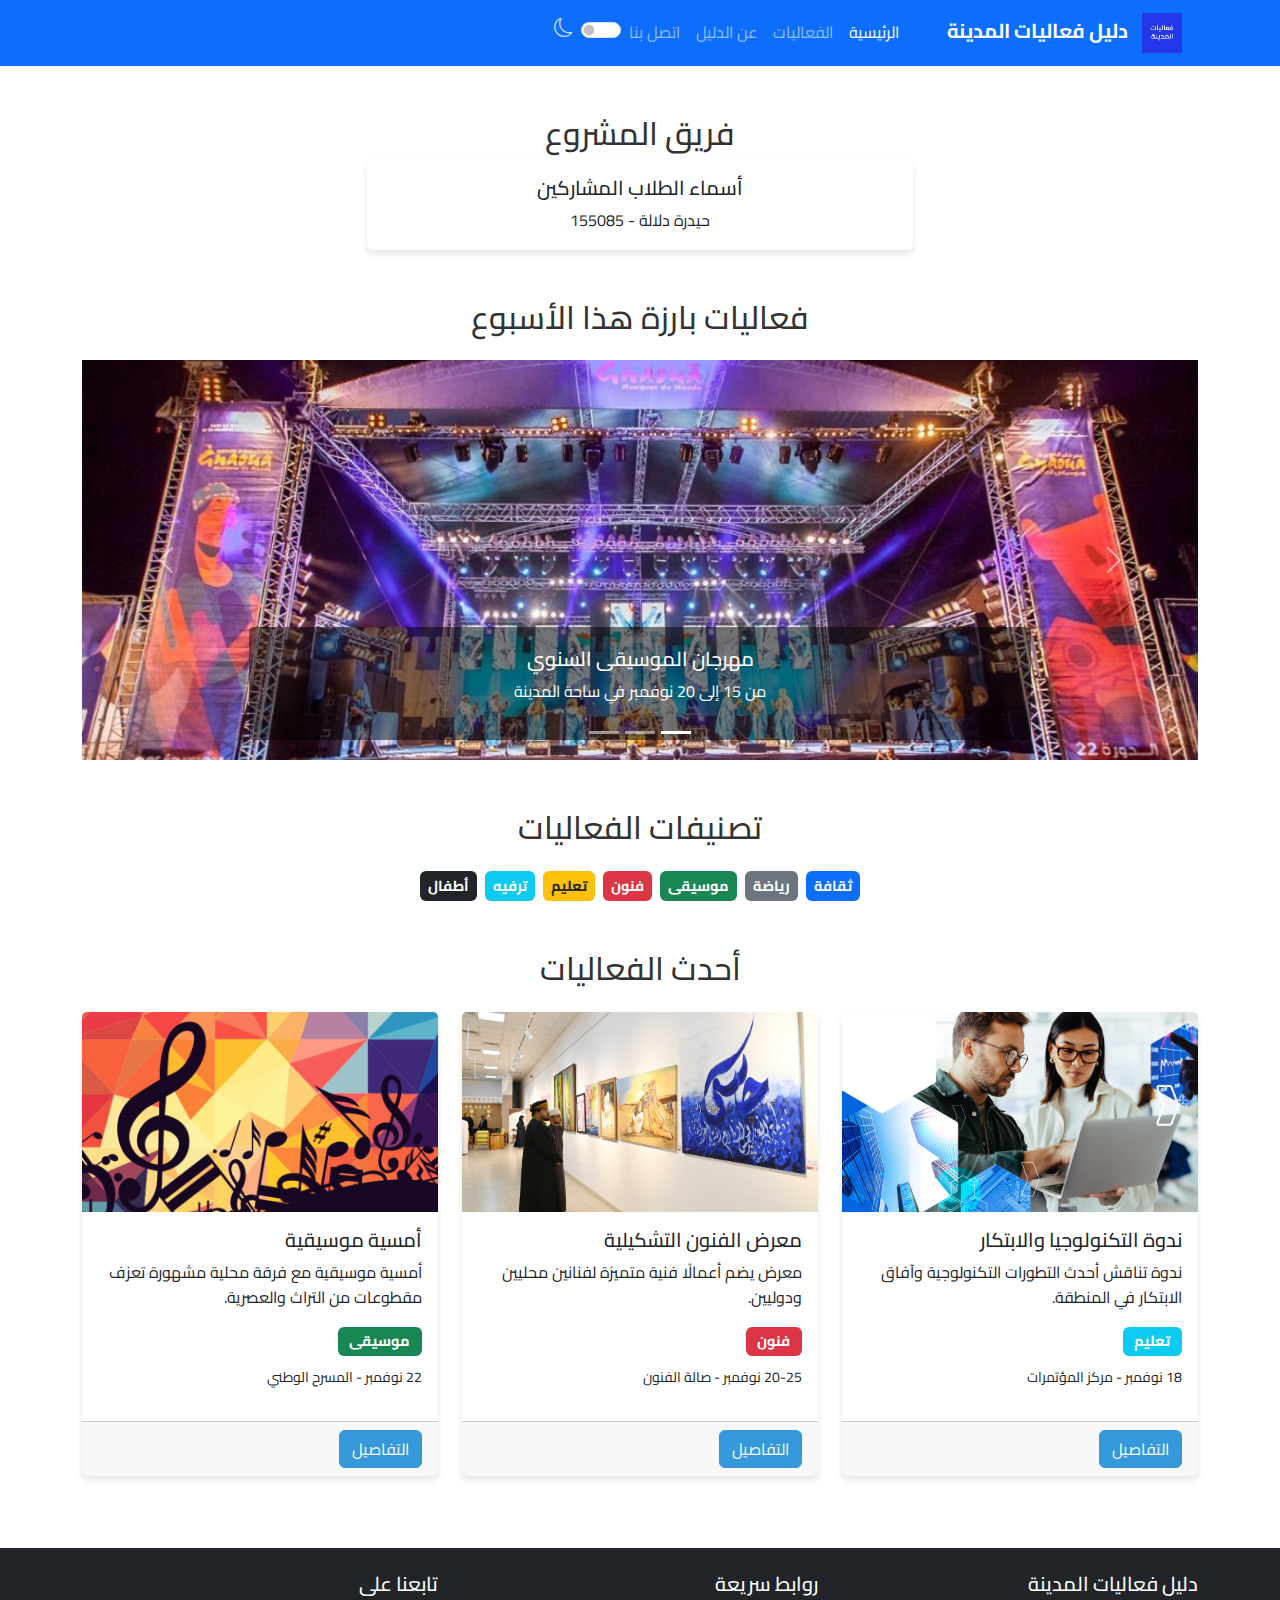
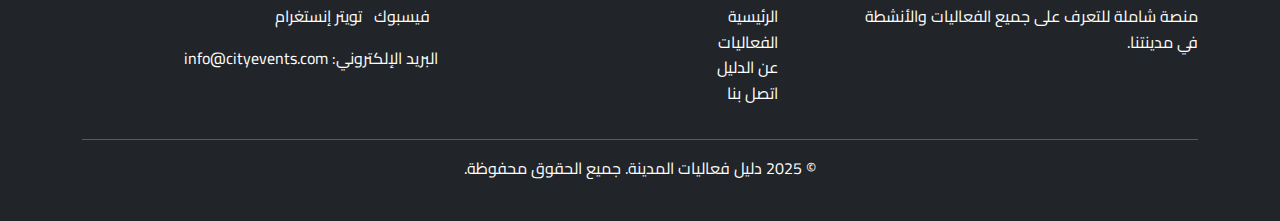
<file: index.html>
<!DOCTYPE html>
<html lang="ar" dir="rtl">
<head>
    <meta charset="UTF-8">
    <meta name="viewport" content="width=device-width, initial-scale=1.0">
    <title>دليل فعاليات المدينة - الرئيسية</title>
    <!-- Bootstrap CSS -->
    <link href="https://cdn.jsdelivr.net/npm/bootstrap@5.3.0/dist/css/bootstrap.min.css" rel="stylesheet">
    <!-- Custom CSS -->
    <link href="./assets/css/style.css" rel="stylesheet">
    <!-- Google Fonts - Cairo -->
    <link href="https://fonts.googleapis.com/css2?family=Cairo:wght@400;600;700&display=swap" rel="stylesheet">
</head>
<body>
    <!-- Header Section -->
    <header>
        <nav class="navbar navbar-expand-lg navbar-dark bg-primary">
            <div class="container">
                <a class="navbar-brand" href="index.html">
                    <img src="./assets/img/logos/logo.png" alt="شعار دليل فعاليات المدينة" height="40">
                    دليل فعاليات المدينة
                </a>
                <button class="navbar-toggler" type="button" data-bs-toggle="collapse" data-bs-target="#navbarNav">
                    <span class="navbar-toggler-icon"></span>
                </button>
                <div class="collapse navbar-collapse" id="navbarNav">
                    <ul class="navbar-nav ms-auto">
                        <li class="nav-item">
                            <a class="nav-link active" href="index.html">الرئيسية</a>
                        </li>
                        <li class="nav-item">
                            <a class="nav-link" href="events.html">الفعاليات</a>
                        </li>
                        <li class="nav-item">
                            <a class="nav-link" href="about.html">عن الدليل</a>
                        </li>
                        <li class="nav-item">
                            <a class="nav-link" href="contact.html">اتصل بنا</a>
                        </li>
                        <li class="nav-item">
                            <!-- Bootstrap Icons -->
                            <link rel="stylesheet" href="https://cdn.jsdelivr.net/npm/bootstrap-icons@1.10.0/font/bootstrap-icons.css">
                        </li>
                    </ul>
                </div>
            </div>
        </nav>
    </header>

    <!-- Main Content -->
    <main class="container my-5">
        <!-- Student Info Section -->
        <section class="student-info mb-5 text-center">
            <h2>فريق المشروع</h2>
            <div class="row justify-content-center">
                <div class="col-md-6">
                    <div class="card">
                        <div class="card-body">
                            <h5 class="card-title">أسماء الطلاب المشاركين</h5>
                            <p class="card-text">
                                حيدرة دلالة - 155085
                        </div>
                    </div>
                </div>
            </div>
        </section>

        <!-- Featured Events Slider -->
        <section class="featured-events mb-5">
            <h2 class="text-center mb-4">فعاليات بارزة هذا الأسبوع</h2>
            <div id="eventsCarousel" class="carousel slide" data-bs-ride="carousel">
                <div class="carousel-indicators">
                    <button type="button" data-bs-target="#eventsCarousel" data-bs-slide-to="0" class="active"></button>
                    <button type="button" data-bs-target="#eventsCarousel" data-bs-slide-to="1"></button>
                    <button type="button" data-bs-target="#eventsCarousel" data-bs-slide-to="2"></button>
                </div>
                <div class="carousel-inner">
                    <div class="carousel-item active">
                        <img src="./assets/img/events/event1.jpg" class="d-block w-100" alt="مهرجان الموسيقى">
                        <div class="carousel-caption d-none d-md-block">
                            <h5>مهرجان الموسيقى السنوي</h5>
                            <p>من 15 إلى 20 نوفمبر في ساحة المدينة</p>
                        </div>
                    </div>
                    <div class="carousel-item">
                        <img src="./assets/img/events/event2.jpg" class="d-block w-100" alt="معرض الكتاب">
                        <div class="carousel-caption d-none d-md-block">
                            <h5>معرض الكتاب الدولي</h5>
                            <p>من 22 إلى 30 نوفمبر في مركز المعارض</p>
                        </div>
                    </div>
                    <div class="carousel-item">
                        <img src="./assets/img/events/event3.jpg" class="d-block w-100" alt="ماراثون المدينة">
                        <div class="carousel-caption d-none d-md-block">
                            <h5>ماراثون المدينة الخيري</h5>
                            <p>25 نوفمبر - انضم لنا لدعم قضايا التعليم</p>
                        </div>
                    </div>
                </div>
                <button class="carousel-control-prev" type="button" data-bs-target="#eventsCarousel" data-bs-slide="prev">
                    <span class="carousel-control-prev-icon" aria-hidden="true"></span>
                    <span class="visually-hidden">السابق</span>
                </button>
                <button class="carousel-control-next" type="button" data-bs-target="#eventsCarousel" data-bs-slide="next">
                    <span class="carousel-control-next-icon" aria-hidden="true"></span>
                    <span class="visually-hidden">التالي</span>
                </button>
            </div>
        </section>

        <!-- Quick Categories -->
        <section class="categories mb-5">
            <h2 class="text-center mb-4">تصنيفات الفعاليات</h2>
            <div class="d-flex flex-wrap justify-content-center gap-2">
                <span class="badge bg-primary p-2">ثقافة</span>
                <span class="badge bg-secondary p-2">رياضة</span>
                <span class="badge bg-success p-2">موسيقى</span>
                <span class="badge bg-danger p-2">فنون</span>
                <span class="badge bg-warning text-dark p-2">تعليم</span>
                <span class="badge bg-info p-2">ترفيه</span>
                <span class="badge bg-dark p-2">أطفال</span>
            </div>
        </section>

        <!-- Latest Events -->
        <section class="latest-events">
            <h2 class="text-center mb-4">أحدث الفعاليات</h2>
            <div class="row">
                <div class="col-md-4 mb-4">
                    <div class="card h-100">
                        <img src="./assets/img/events/event4.jpg" class="card-img-top" alt="ندوة التكنولوجيا">
                        <div class="card-body">
                            <h5 class="card-title">ندوة التكنولوجيا والابتكار</h5>
                            <p class="card-text">ندوة تناقش أحدث التطورات التكنولوجية وآفاق الابتكار في المنطقة.</p>
                            <span class="badge bg-info">تعليم</span>
                            <p class="mt-2"><small>18 نوفمبر - مركز المؤتمرات</small></p>
                        </div>
                        <div class="card-footer">
                            <a href="event.html" class="btn btn-primary">التفاصيل</a>
                        </div>
                    </div>
                </div>
                <div class="col-md-4 mb-4">
                    <div class="card h-100">
                        <img src="./assets/img/events/event5.jpg" class="card-img-top" alt="معرض الفنون">
                        <div class="card-body">
                            <h5 class="card-title">معرض الفنون التشكيلية</h5>
                            <p class="card-text">معرض يضم أعمالًا فنية متميزة لفنانين محليين ودوليين.</p>
                            <span class="badge bg-danger">فنون</span>
                            <p class="mt-2"><small>20-25 نوفمبر - صالة الفنون</small></p>
                        </div>
                        <div class="card-footer">
                            <a href="event.html" class="btn btn-primary">التفاصيل</a>
                        </div>
                    </div>
                </div>
                <div class="col-md-4 mb-4">
                    <div class="card h-100">
                        <img src="./assets/img/events/event6.jpg" class="card-img-top" alt="حفل موسيقي">
                        <div class="card-body">
                            <h5 class="card-title">أمسية موسيقية</h5>
                            <p class="card-text">أمسية موسيقية مع فرقة محلية مشهورة تعزف مقطوعات من التراث والعصرية.</p>
                            <span class="badge bg-success">موسيقى</span>
                            <p class="mt-2"><small>22 نوفمبر - المسرح الوطني</small></p>
                        </div>
                        <div class="card-footer">
                            <a href="event.html" class="btn btn-primary">التفاصيل</a>
                        </div>
                    </div>
                </div>
            </div>
        </section>
    </main>

    <!-- Footer -->
    <footer class="bg-dark text-white py-4">
        <div class="container">
            <div class="row">
                <div class="col-md-4">
                    <h5>دليل فعاليات المدينة</h5>
                    <p>منصة شاملة للتعرف على جميع الفعاليات والأنشطة في مدينتنا.</p>
                </div>
                <div class="col-md-4">
                    <h5>روابط سريعة</h5>
                    <ul class="list-unstyled">
                        <li><a href="index.html" class="text-white">الرئيسية</a></li>
                        <li><a href="events.html" class="text-white">الفعاليات</a></li>
                        <li><a href="about.html" class="text-white">عن الدليل</a></li>
                        <li><a href="contact.html" class="text-white">اتصل بنا</a></li>
                    </ul>
                </div>
                <div class="col-md-4">
                    <h5>تابعنا على</h5>
                    <div class="social-links">
                        <a href="#" class="text-white me-2">فيسبوك</a>
                        <a href="#" class="text-white me-2">تويتر</a>
                        <a href="#" class="text-white">إنستغرام</a>
                    </div>
                    <p class="mt-3">البريد الإلكتروني: info@cityevents.com</p>
                </div>
            </div>
            <hr>
            <div class="text-center">
                <p>&copy; 2025 دليل فعاليات المدينة. جميع الحقوق محفوظة.</p>
            </div>
        </div>
    </footer>

    <!-- Bootstrap & jQuery JS -->
    <script src="https://code.jquery.com/jquery-3.6.0.min.js"></script>
    <script src="https://cdn.jsdelivr.net/npm/bootstrap@5.3.0/dist/js/bootstrap.bundle.min.js"></script>
    <!-- Custom JS -->
    <script src="./assets/js/main.js"></script>
</body>
</html>
</file>
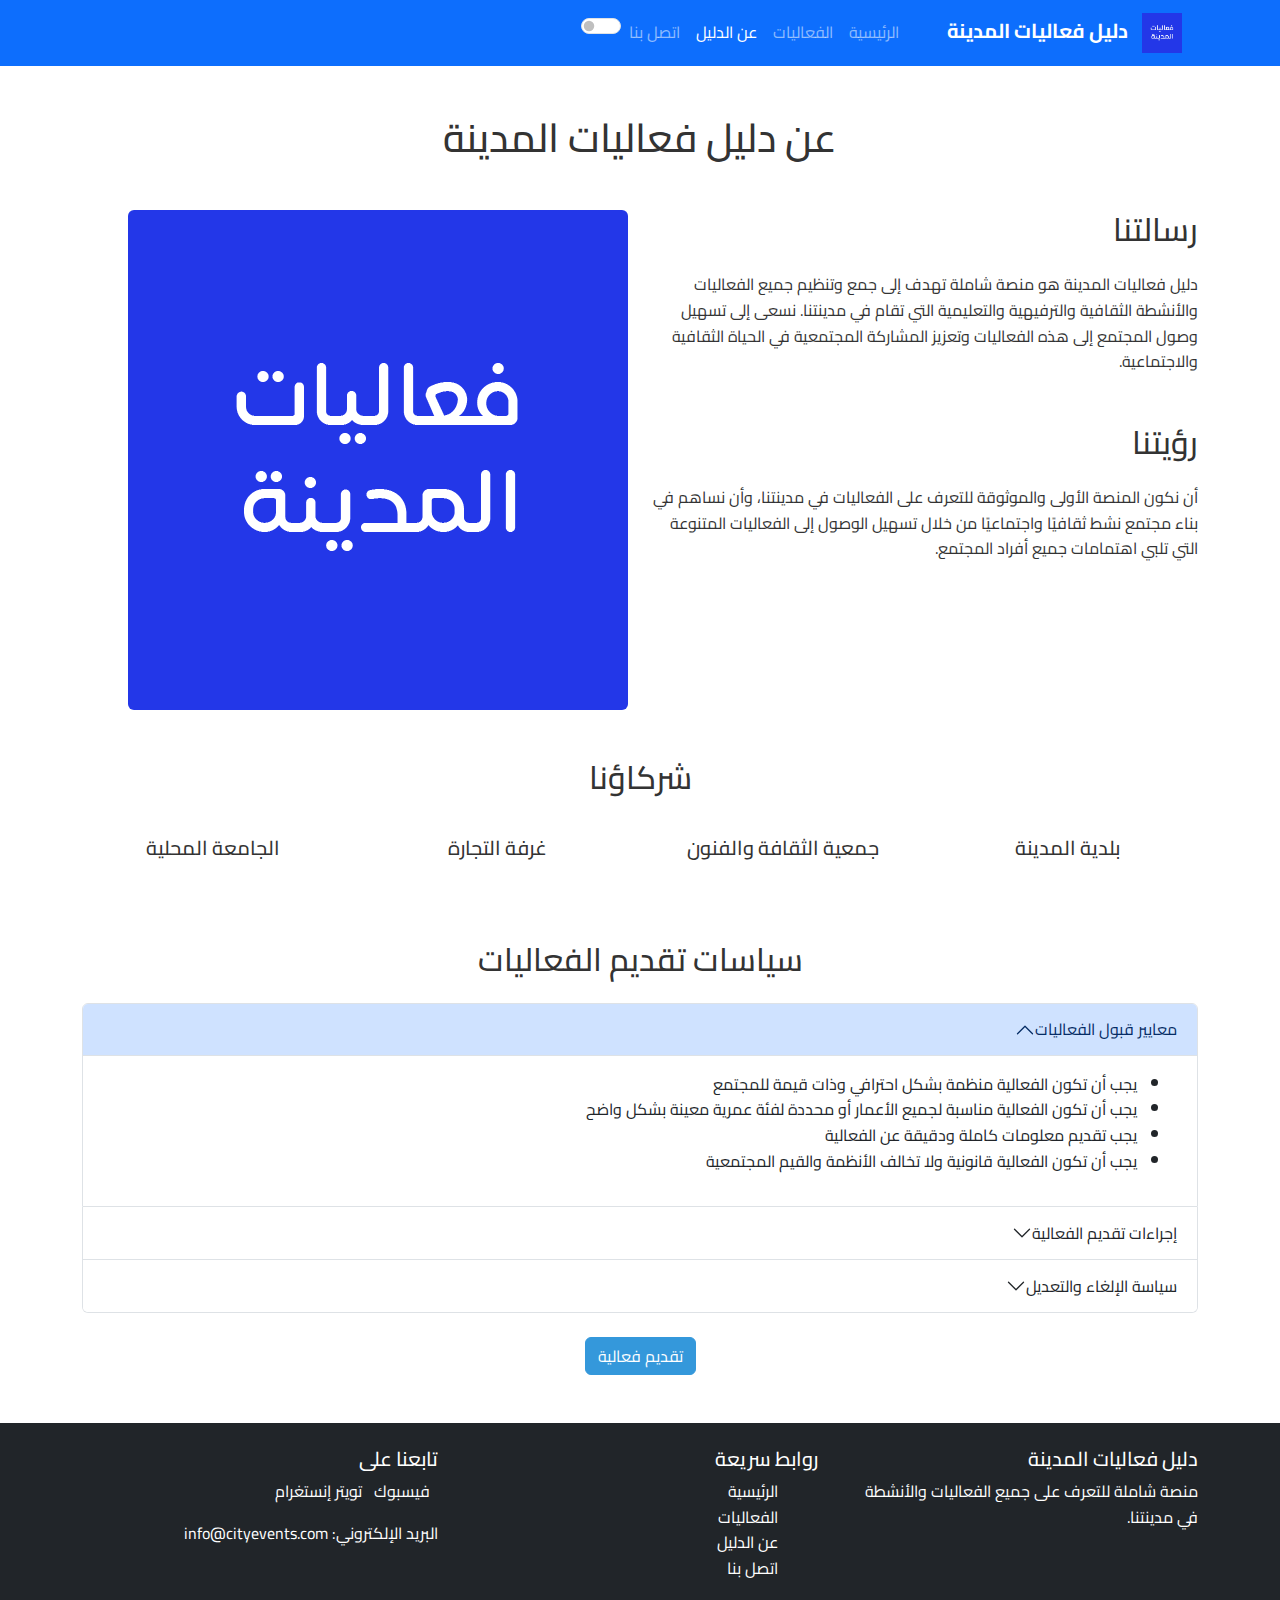
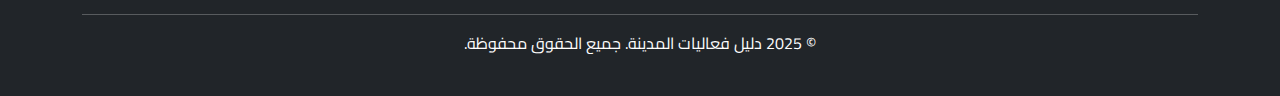
<file: about.html>
<!DOCTYPE html>
<html lang="ar" dir="rtl">
<head>
    <meta charset="UTF-8">
    <meta name="viewport" content="width=device-width, initial-scale=1.0">
    <title>دليل فعاليات المدينة - عن الدليل</title>
    <!-- Bootstrap CSS -->
    <link href="https://cdn.jsdelivr.net/npm/bootstrap@5.3.0/dist/css/bootstrap.min.css" rel="stylesheet">
    <!-- Custom CSS -->
    <link href="./assets/css/style.css" rel="stylesheet">
    <!-- Google Fonts - Cairo -->
    <link href="https://fonts.googleapis.com/css2?family=Cairo:wght@400;600;700&display=swap" rel="stylesheet">
</head>
<body>
    <!-- Header Section -->
    <header>
        <nav class="navbar navbar-expand-lg navbar-dark bg-primary">
            <div class="container">
                <a class="navbar-brand" href="index.html">
                    <img src="./assets/img/logos/logo.png" alt="شعار دليل فعاليات المدينة" height="40">
                    دليل فعاليات المدينة
                </a>
                <button class="navbar-toggler" type="button" data-bs-toggle="collapse" data-bs-target="#navbarNav">
                    <span class="navbar-toggler-icon"></span>
                </button>
                <div class="collapse navbar-collapse" id="navbarNav">
                    <ul class="navbar-nav ms-auto">
                        <li class="nav-item">
                            <a class="nav-link" href="index.html">الرئيسية</a>
                        </li>
                        <li class="nav-item">
                            <a class="nav-link" href="events.html">الفعاليات</a>
                        </li>
                        <li class="nav-item">
                            <a class="nav-link active" href="about.html">عن الدليل</a>
                        </li>
                        <li class="nav-item">
                            <a class="nav-link" href="contact.html">اتصل بنا</a>
                        </li>
                    </ul>
                </div>
            </div>
        </nav>
    </header>

    <!-- Main Content -->
    <main class="container my-5">
        <h1 class="text-center mb-5">عن دليل فعاليات المدينة</h1>
        
        <!-- About Section -->
        <section class="about-content mb-5">
            <div class="row">
                <div class="col-lg-6">
                    <h2 class="mb-4">رسالتنا</h2>
                    <p>دليل فعاليات المدينة هو منصة شاملة تهدف إلى جمع وتنظيم جميع الفعاليات والأنشطة الثقافية والترفيهية والتعليمية التي تقام في مدينتنا. نسعى إلى تسهيل وصول المجتمع إلى هذه الفعاليات وتعزيز المشاركة المجتمعية في الحياة الثقافية والاجتماعية.</p>
                    
                    <h2 class="mb-4 mt-5">رؤيتنا</h2>
                    <p>أن نكون المنصة الأولى والموثوقة للتعرف على الفعاليات في مدينتنا، وأن نساهم في بناء مجتمع نشط ثقافيًا واجتماعيًا من خلال تسهيل الوصول إلى الفعاليات المتنوعة التي تلبي اهتمامات جميع أفراد المجتمع.</p>
                </div>
                <div class="col-lg-6">
                    <img src="./assets/img/about.jpg" class="img-fluid rounded" alt="عن دليل فعاليات المدينة">
                </div>
            </div>
        </section>
        
        <!-- Partners Section -->
        <section class="partners-section mb-5">
            <h2 class="text-center mb-4">شركاؤنا</h2>
            <div class="row justify-content-center">
                <div class="col-md-3 col-6 text-center mb-4">
                    <h5 class="mt-3">بلدية المدينة</h5>
                </div>
                <div class="col-md-3 col-6 text-center mb-4">
                    <h5 class="mt-3">جمعية الثقافة والفنون</h5>
                </div>
                <div class="col-md-3 col-6 text-center mb-4">
                    <h5 class="mt-3">غرفة التجارة</h5>
                </div>
                <div class="col-md-3 col-6 text-center mb-4">
                    <h5 class="mt-3">الجامعة المحلية</h5>
                </div>
            </div>
        </section>
        
        <!-- Policies Section -->
        <section class="policies-section">
            <h2 class="text-center mb-4">سياسات تقديم الفعاليات</h2>
            <div class="accordion" id="policiesAccordion">
                <div class="accordion-item">
                    <h2 class="accordion-header">
                        <button class="accordion-button" type="button" data-bs-toggle="collapse" data-bs-target="#policy1">
                            معايير قبول الفعاليات
                        </button>
                    </h2>
                    <div id="policy1" class="accordion-collapse collapse show" data-bs-parent="#policiesAccordion">
                        <div class="accordion-body">
                            <ul>
                                <li>يجب أن تكون الفعالية منظمة بشكل احترافي وذات قيمة للمجتمع</li>
                                <li>يجب أن تكون الفعالية مناسبة لجميع الأعمار أو محددة لفئة عمرية معينة بشكل واضح</li>
                                <li>يجب تقديم معلومات كاملة ودقيقة عن الفعالية</li>
                                <li>يجب أن تكون الفعالية قانونية ولا تخالف الأنظمة والقيم المجتمعية</li>
                            </ul>
                        </div>
                    </div>
                </div>
                <div class="accordion-item">
                    <h2 class="accordion-header">
                        <button class="accordion-button collapsed" type="button" data-bs-toggle="collapse" data-bs-target="#policy2">
                            إجراءات تقديم الفعالية
                        </button>
                    </h2>
                    <div id="policy2" class="accordion-collapse collapse" data-bs-parent="#policiesAccordion">
                        <div class="accordion-body">
                            <ol>
                                <li>ملء نموذج تقديم الفعالية بشكل كامل</li>
                                <li>تقديم صور ومواد promotional ذات جودة</li>
                                <li>الالتزام بالمواعيد النهائية للتقديم (قبل 10 أيام على الأقل من تاريخ الفعالية)</li>
                                <li>الرد على استفسارات فريق الدليل في غضون 48 ساعة</li>
                            </ol>
                        </div>
                    </div>
                </div>
                <div class="accordion-item">
                    <h2 class="accordion-header">
                        <button class="accordion-button collapsed" type="button" data-bs-toggle="collapse" data-bs-target="#policy3">
                            سياسة الإلغاء والتعديل
                        </button>
                    </h2>
                    <div id="policy3" class="accordion-collapse collapse" data-bs-parent="#policiesAccordion">
                        <div class="accordion-body">
                            <ul>
                                <li>يجب إخطار الدليل بأي تغييرات في موعد أو مكان الفعالية قبل 48 ساعة على الأقل</li>
                                <li>في حال إلغاء الفعالية، يجب إخطار الدليل فورًا</li>
                                <li>يحق للدليل إزالة أي فعالية لا تتوافق مع المعايير بعد نشرها</li>
                                <li>التعديلات على معلومات الفعالية بعد النشر تخضع لمراجعة الفريق</li>
                            </ul>
                        </div>
                    </div>
                </div>
            </div>
            
            <div class="text-center mt-4">
                <a href="contact.html" class="btn btn-primary">تقديم فعالية</a>
            </div>
        </section>
    </main>

    <!-- Footer -->
    <footer class="bg-dark text-white py-4">
        <div class="container">
            <div class="row">
                <div class="col-md-4">
                    <h5>دليل فعاليات المدينة</h5>
                    <p>منصة شاملة للتعرف على جميع الفعاليات والأنشطة في مدينتنا.</p>
                </div>
                <div class="col-md-4">
                    <h5>روابط سريعة</h5>
                    <ul class="list-unstyled">
                        <li><a href="index.html" class="text-white">الرئيسية</a></li>
                        <li><a href="events.html" class="text-white">الفعاليات</a></li>
                        <li><a href="about.html" class="text-white">عن الدليل</a></li>
                        <li><a href="contact.html" class="text-white">اتصل بنا</a></li>
                    </ul>
                </div>
                <div class="col-md-4">
                    <h5>تابعنا على</h5>
                    <div class="social-links">
                        <a href="#" class="text-white me-2">فيسبوك</a>
                        <a href="#" class="text-white me-2">تويتر</a>
                        <a href="#" class="text-white">إنستغرام</a>
                    </div>
                    <p class="mt-3">البريد الإلكتروني: info@cityevents.com</p>
                </div>
            </div>
            <hr>
            <div class="text-center">
                <p>&copy; 2025 دليل فعاليات المدينة. جميع الحقوق محفوظة.</p>
            </div>
        </div>
    </footer>

    <!-- Bootstrap & jQuery JS -->
    <script src="https://code.jquery.com/jquery-3.6.0.min.js"></script>
    <script src="https://cdn.jsdelivr.net/npm/bootstrap@5.3.0/dist/js/bootstrap.bundle.min.js"></script>
    <!-- Custom JS -->
    <script src="./assets/js/main.js"></script>
</body>

</html>
</file>
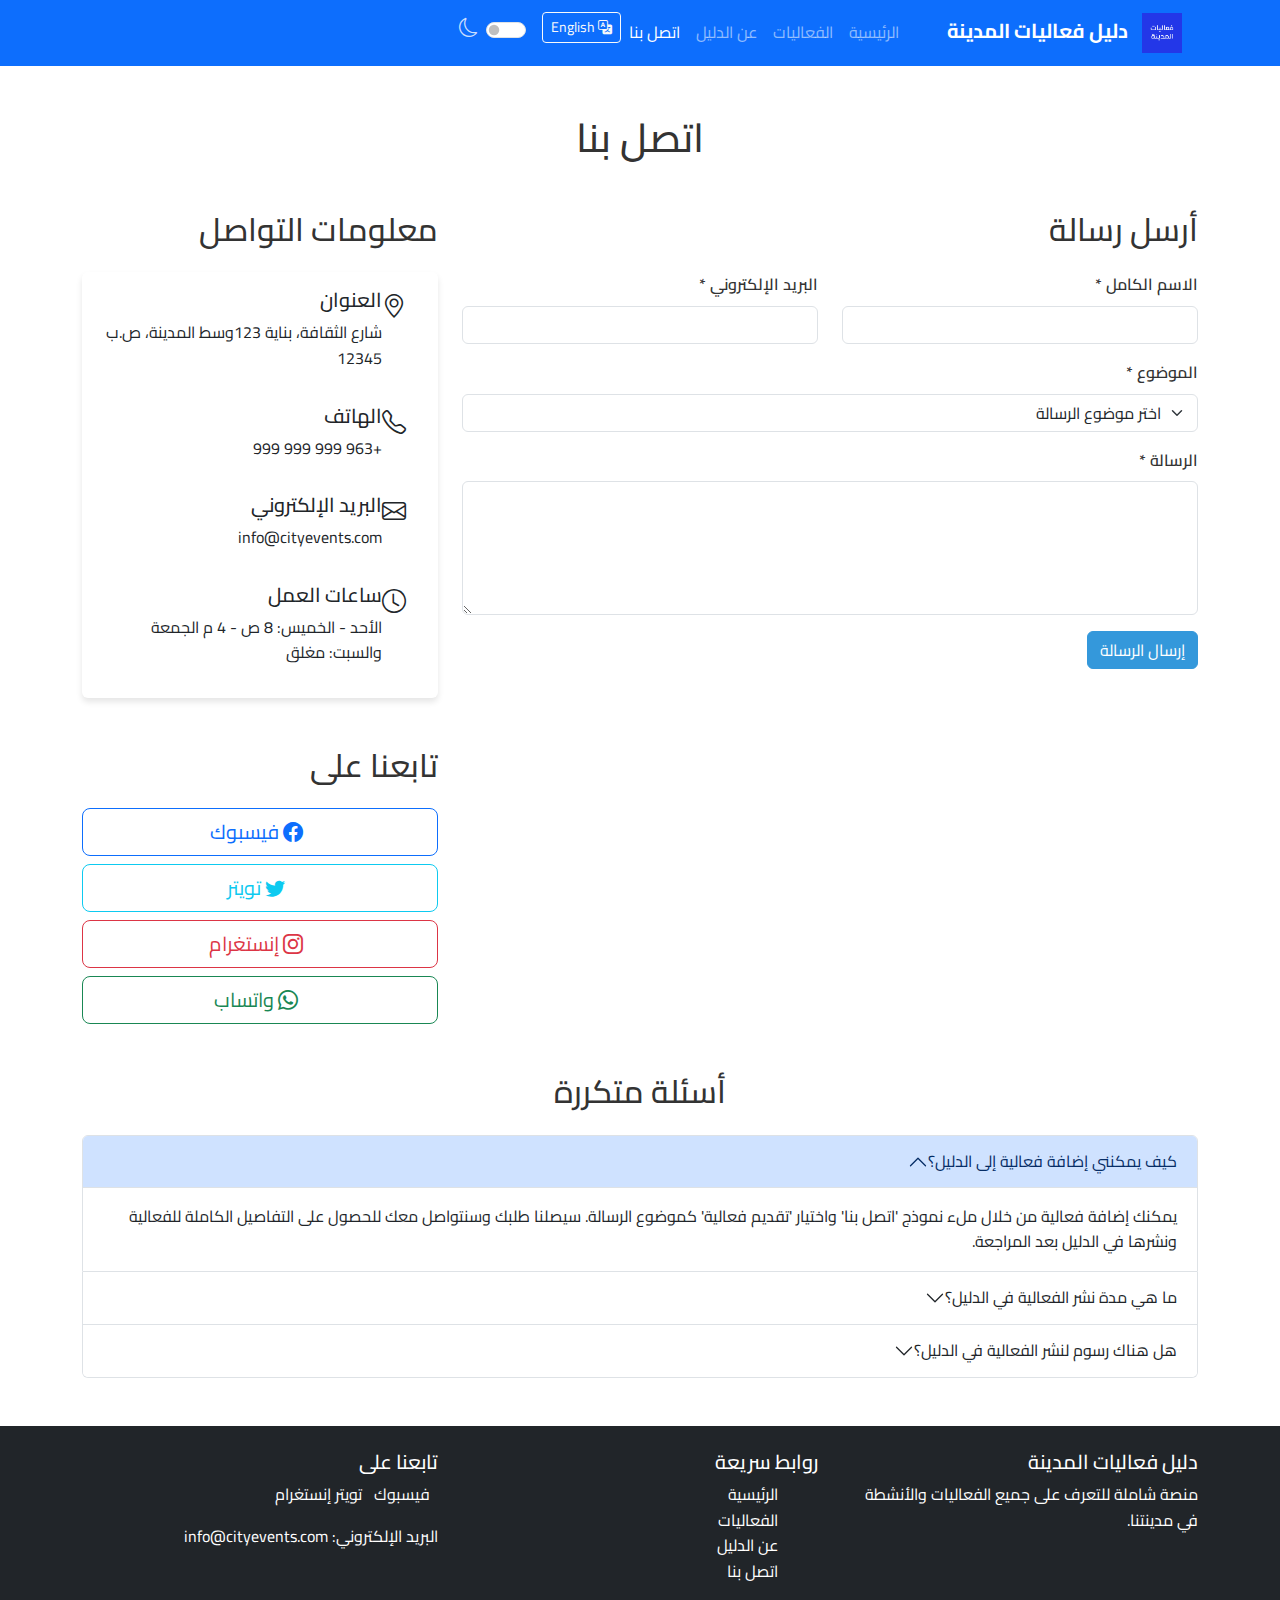
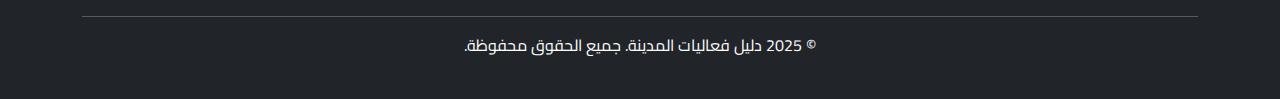
<file: contact.html>
<!DOCTYPE html>
<html lang="ar" dir="rtl">
<head>
    <meta charset="UTF-8">
    <meta name="viewport" content="width=device-width, initial-scale=1.0">
    <title data-ar="دليل فعاليات المدينة - اتصل بنا" data-en="City Events Guide - Contact Us">دليل فعاليات المدينة - اتصل بنا</title>
    <!-- Bootstrap CSS -->
    <link href="https://cdn.jsdelivr.net/npm/bootstrap@5.3.0/dist/css/bootstrap.min.css" rel="stylesheet">
    <!-- Custom CSS -->
    <link href="./assets/css/style.css" rel="stylesheet">
    <!-- Google Fonts - Cairo -->
    <link href="https://fonts.googleapis.com/css2?family=Cairo:wght@400;600;700&display=swap" rel="stylesheet">
    <!-- Bootstrap Icons -->
    <link rel="stylesheet" href="https://cdn.jsdelivr.net/npm/bootstrap-icons@1.10.0/font/bootstrap-icons.css">
</head>
<body>
    <!-- Header Section -->
    <header>
        <nav class="navbar navbar-expand-lg navbar-dark bg-primary">
            <div class="container">
                <a class="navbar-brand" href="index.html">
                    <img src="./assets/img/logos/logo.png" alt="شعار دليل فعاليات المدينة" height="40">
                    <span data-ar="دليل فعاليات المدينة" data-en="City Events Guide">دليل فعاليات المدينة</span>
                </a>
                <button class="navbar-toggler" type="button" data-bs-toggle="collapse" data-bs-target="#navbarNav">
                    <span class="navbar-toggler-icon"></span>
                </button>
                <div class="collapse navbar-collapse" id="navbarNav">
                    <ul class="navbar-nav ms-auto">
                        <li class="nav-item">
                            <a class="nav-link" href="index.html" data-ar="الرئيسية" data-en="Home">الرئيسية</a>
                        </li>
                        <li class="nav-item">
                            <a class="nav-link" href="events.html" data-ar="الفعاليات" data-en="Events">الفعاليات</a>
                        </li>
                        <li class="nav-item">
                            <a class="nav-link" href="about.html" data-ar="عن الدليل" data-en="About">عن الدليل</a>
                        </li>
                        <li class="nav-item">
                            <a class="nav-link active" href="contact.html" data-ar="اتصل بنا" data-en="Contact">اتصل بنا</a>
                        </li>
                        <li class="nav-item">
                            <!-- زر تبديل اللغة -->
                            <div class="language-switcher ms-3">
                                <button class="btn btn-outline-light btn-sm" id="languageToggle">
                                    <i class="bi bi-translate"></i>
                                    <span data-ar="English" data-en="العربية">English</span>
                                </button>
                            </div>
                        </li>
                    </ul>
                </div>
            </div>
        </nav>
    </header>

    <!-- Main Content -->
    <main class="container my-5">
        <h1 class="text-center mb-5" data-ar="اتصل بنا" data-en="Contact Us">اتصل بنا</h1>
        
        <div class="row">
            <div class="col-lg-8">
                <!-- Contact Form -->
                <section class="contact-form mb-5">
                    <h2 class="mb-4" data-ar="أرسل رسالة" data-en="Send a Message">أرسل رسالة</h2>
                    <form id="contactForm">
                        <div class="row">
                            <div class="col-md-6 mb-3">
                                <label for="name" class="form-label" data-ar="الاسم الكامل *" data-en="Full Name *">الاسم الكامل *</label>
                                <input type="text" class="form-control" id="name" required>
                            </div>
                            <div class="col-md-6 mb-3">
                                <label for="email" class="form-label" data-ar="البريد الإلكتروني *" data-en="Email *">البريد الإلكتروني *</label>
                                <input type="email" class="form-control" id="email" required>
                            </div>
                        </div>
                        <div class="mb-3">
                            <label for="subject" class="form-label" data-ar="الموضوع *" data-en="Subject *">الموضوع *</label>
                            <select class="form-select" id="subject" required>
                                <option value="" selected disabled data-ar="اختر موضوع الرسالة" data-en="Choose message subject">اختر موضوع الرسالة</option>
                                <option value="general" data-ar="استفسار عام" data-en="General Inquiry">استفسار عام</option>
                                <option value="event-submission" data-ar="تقديم فعالية" data-en="Event Submission">تقديم فعالية</option>
                                <option value="partnership" data-ar="شراكة" data-en="Partnership">شراكة</option>
                                <option value="advertising" data-ar="إعلان" data-en="Advertising">إعلان</option>
                                <option value="technical" data-ar="مشكلة تقنية" data-en="Technical Issue">مشكلة تقنية</option>
                                <option value="other" data-ar="أخرى" data-en="Other">其他</option>
                            </select>
                        </div>
                        <div class="mb-3">
                            <label for="message" class="form-label" data-ar="الرسالة *" data-en="Message *">الرسالة *</label>
                            <textarea class="form-control" id="message" rows="5" required></textarea>
                        </div>
                        <button type="submit" class="btn btn-primary" data-ar="إرسال الرسالة" data-en="Send Message">إرسال الرسالة</button>
                    </form>
                </section>
            </div>
            
            <div class="col-lg-4">
                <!-- Contact Info -->
                <section class="contact-info mb-5">
                    <h2 class="mb-4" data-ar="معلومات التواصل" data-en="Contact Information">معلومات التواصل</h2>
                    <div class="card">
                        <div class="card-body">
                            <div class="d-flex align-items-start mb-3">
                                <div class="me-3">
                                    <i class="bi bi-geo-alt fs-4"></i>
                                </div>
                                <div>
                                    <h5 data-ar="العنوان" data-en="Address">العنوان</h5>
                                    <p data-ar="شارع الثقافة، بناية 123وسط المدينة، ص.ب 12345" data-en="Culture Street, Building 123 City Center, P.O. Box 12345">شارع الثقافة، بناية 123<br>وسط المدينة، ص.ب 12345</p>
                                </div>
                            </div>
                            
                            <div class="d-flex align-items-start mb-3">
                                <div class="me-3">
                                    <i class="bi bi-telephone fs-4"></i>
                                </div>
                                <div>
                                    <h5 data-ar="الهاتف" data-en="Phone">الهاتف</h5>
                                    <p>+963 999 999 999</p>
                                </div>
                            </div>
                            
                            <div class="d-flex align-items-start mb-3">
                                <div class="me-3">
                                    <i class="bi bi-envelope fs-4"></i>
                                </div>
                                <div>
                                    <h5 data-ar="البريد الإلكتروني" data-en="Email">البريد الإلكتروني</h5>
                                    <p>info@cityevents.com</p>
                                </div>
                            </div>
                            
                            <div class="d-flex align-items-start">
                                <div class="me-3">
                                    <i class="bi bi-clock fs-4"></i>
                                </div>
                                <div>
                                    <h5 data-ar="ساعات العمل" data-en="Working Hours">ساعات العمل</h5>
                                    <p data-ar="الأحد - الخميس: 8 ص - 4 م الجمعة والسبت: مغلق" data-en="Sunday - Thursday: 8 AM - 4 PM Friday & Saturday: Closed">الأحد - الخميس: 8 ص - 4 م الجمعة والسبت: مغلق</p>
                                </div>
                            </div>
                        </div>
                    </div>
                </section>
                
                <!-- Social Media -->
                <section class="social-media">
                    <h2 class="mb-4" data-ar="تابعنا على" data-en="Follow Us">تابعنا على</h2>
                    <div class="d-grid gap-2">
                        <a href="#" class="btn btn-outline-primary btn-lg">
                            <i class="bi bi-facebook me-2"></i>
                            <span data-ar="فيسبوك" data-en="Facebook">فيسبوك</span>
                        </a>
                        <a href="#" class="btn btn-outline-info btn-lg">
                            <i class="bi bi-twitter me-2"></i>
                            <span data-ar="تويتر" data-en="Twitter">تويتر</span>
                        </a>
                        <a href="#" class="btn btn-outline-danger btn-lg">
                            <i class="bi bi-instagram me-2"></i>
                            <span data-ar="إنستغرام" data-en="Instagram">إنستغرام</span>
                        </a>
                        <a href="#" class="btn btn-outline-success btn-lg">
                            <i class="bi bi-whatsapp me-2"></i>
                            <span data-ar="واتساب" data-en="WhatsApp">واتساب</span>
                        </a>
                    </div>
                </section>
            </div>
        </div>
        
        <!-- FAQ Section -->
        <section class="faq-section mt-5">
            <h2 class="text-center mb-4" data-ar="أسئلة متكررة" data-en="Frequently Asked Questions">أسئلة متكررة</h2>
            <div class="accordion" id="faqAccordion">
                <div class="accordion-item">
                    <h2 class="accordion-header">
                        <button class="accordion-button" type="button" data-bs-toggle="collapse" data-bs-target="#faq1" data-ar="كيف يمكنني إضافة فعالية إلى الدليل؟" data-en="How can I add an event to the guide?">
                            كيف يمكنني إضافة فعالية إلى الدليل؟
                        </button>
                    </h2>
                    <div id="faq1" class="accordion-collapse collapse show" data-bs-parent="#faqAccordion">
                        <div class="accordion-body">
                            <span data-ar="يمكنك إضافة فعالية من خلال ملء نموذج 'اتصل بنا' واختيار 'تقديم فعالية' كموضوع الرسالة. سيصلنا طلبك وسنتواصل معك للحصول على التفاصيل الكاملة للفعالية ونشرها في الدليل بعد المراجعة." data-en="You can add an event by filling out the 'Contact Us' form and selecting 'Event Submission' as the message subject. We will receive your request and contact you to get the complete event details and publish it in the guide after review.">يمكنك إضافة فعالية من خلال ملء نموذج 'اتصل بنا' واختيار 'تقديم فعالية' كموضوع الرسالة. سيصلنا طلبك وسنتواصل معك للحصول على التفاصيل الكاملة للفعالية ونشرها في الدليل بعد المراجعة.</span>
                        </div>
                    </div>
                </div>
                <div class="accordion-item">
                    <h2 class="accordion-header">
                        <button class="accordion-button collapsed" type="button" data-bs-toggle="collapse" data-bs-target="#faq2" data-ar="ما هي مدة نشر الفعالية في الدليل؟" data-en="How long are events published in the guide?">
                            ما هي مدة نشر الفعالية في الدليل؟
                        </button>
                    </h2>
                    <div id="faq2" class="accordion-collapse collapse" data-bs-parent="#faqAccordion">
                        <div class="accordion-body">
                            <span data-ar="يتم نشر الفعالية فور الموافقة عليها من قبل فريقنا، وتبقى منشورة حتى انتهاء موعد الفعالية. يمكنك طلب إزالة الفعالية في أي وقت عبر التواصل معنا." data-en="Events are published immediately after approval by our team and remain published until the event date ends. You can request event removal at any time by contacting us.">يتم نشر الفعالية فور الموافقة عليها من قبل فريقنا، وتبقى منشورة حتى انتهاء موعد الفعالية. يمكنك طلب إزالة الفعالية في أي وقت عبر التواصل معنا.</span>
                        </div>
                    </div>
                </div>
                <div class="accordion-item">
                    <h2 class="accordion-header">
                        <button class="accordion-button collapsed" type="button" data-bs-toggle="collapse" data-bs-target="#faq3" data-ar="هل هناك رسوم لنشر الفعالية في الدليل؟" data-en="Are there any fees for publishing events in the guide?">
                            هل هناك رسوم لنشر الفعالية في الدليل؟
                        </button>
                    </h2>
                    <div id="faq3" class="accordion-collapse collapse" data-bs-parent="#faqAccordion">
                        <div class="accordion-body">
                            <span data-ar="لا، نشر الفعاليات في الدليل مجاني تمامًا للجميع. نحن نهدف إلى دعم المجتمع المحلي وتعزيز المشاركة في الفعاليات دون أي عوائق مادية." data-en="No, publishing events in the guide is completely free for everyone. We aim to support the local community and enhance participation in events without any financial barriers.">لا، نشر الفعاليات في الدليل مجاني تمامًا للجميع. نحن نهدف إلى دعم المجتمع المحلي وتعزيز المشاركة في الفعاليات دون أي عوائق مادية.</span>
                        </div>
                    </div>
                </div>
            </div>
        </section>
    </main>

    <!-- Footer -->
    <footer class="bg-dark text-white py-4">
        <div class="container">
            <div class="row">
                <div class="col-md-4">
                    <h5 data-ar="دليل فعاليات المدينة" data-en="City Events Guide">دليل فعاليات المدينة</h5>
                    <p data-ar="منصة شاملة للتعرف على جميع الفعاليات والأنشطة في مدينتنا." data-en="A comprehensive platform to discover all events and activities in our city.">منصة شاملة للتعرف على جميع الفعاليات والأنشطة في مدينتنا.</p>
                </div>
                <div class="col-md-4">
                    <h5 data-ar="روابط سريعة" data-en="Quick Links">روابط سريعة</h5>
                    <ul class="list-unstyled">
                        <li><a href="index.html" class="text-white" data-ar="الرئيسية" data-en="Home">الرئيسية</a></li>
                        <li><a href="events.html" class="text-white" data-ar="الفعاليات" data-en="Events">الفعاليات</a></li>
                        <li><a href="about.html" class="text-white" data-ar="عن الدليل" data-en="About">عن الدليل</a></li>
                        <li><a href="contact.html" class="text-white" data-ar="اتصل بنا" data-en="Contact">اتصل بنا</a></li>
                    </ul>
                </div>
                <div class="col-md-4">
                    <h5 data-ar="تابعنا على" data-en="Follow Us">تابعنا على</h5>
                    <div class="social-links">
                        <a href="#" class="text-white me-2" data-ar="فيسبوك" data-en="Facebook">فيسبوك</a>
                        <a href="#" class="text-white me-2" data-ar="تويتر" data-en="Twitter">تويتر</a>
                        <a href="#" class="text-white" data-ar="إنستغرام" data-en="Instagram">إنستغرام</a>
                    </div>
                    <p class="mt-3">البريد الإلكتروني: info@cityevents.com</p>
                </div>
            </div>
            <hr>
            <div class="text-center">
                <p data-ar="&copy; 2025 دليل فعاليات المدينة. جميع الحقوق محفوظة." data-en="&copy; 2025 City Events Guide. All rights reserved.">&copy; 2025 دليل فعاليات المدينة. جميع الحقوق محفوظة.</p>
            </div>
        </div>
    </footer>

    <!-- Bootstrap & jQuery JS -->
    <script src="https://code.jquery.com/jquery-3.6.0.min.js"></script>
    <script src="https://cdn.jsdelivr.net/npm/bootstrap@5.3.0/dist/js/bootstrap.bundle.min.js"></script>
    <!-- Custom JS -->
    <script src="./assets/js/main.js"></script>
    
    <!-- JavaScript لتبديل اللغة -->
    <script>
        document.addEventListener('DOMContentLoaded', function() {
            const languageToggle = document.getElementById('languageToggle');
            const html = document.documentElement;
            
            // تحميل اللغة المحفوظة أو استخدام العربية كافتراضي
            let currentLang = localStorage.getItem('preferredLanguage') || 'ar';
            
            // تطبيق اللغة عند التحميل
            applyLanguage(currentLang);
            
            // تبديل اللغة عند النقر على الزر
            languageToggle.addEventListener('click', function() {
                currentLang = currentLang === 'ar' ? 'en' : 'ar';
                applyLanguage(currentLang);
                localStorage.setItem('preferredLanguage', currentLang);
            });
            
            function applyLanguage(lang) {
                // تحديث سمة اللغة واتجاه النص
                html.setAttribute('lang', lang);
                html.setAttribute('dir', lang === 'ar' ? 'rtl' : 'ltr');
                
                // تحديث جميع النصوص
                document.querySelectorAll('[data-ar], [data-en]').forEach(element => {
                    if (lang === 'ar') {
                        element.textContent = element.getAttribute('data-ar');
                    } else {
                        element.textContent = element.getAttribute('data-en');
                    }
                });
                
                // تحديث نص زر تبديل اللغة
                const toggleText = languageToggle.querySelector('span');
                toggleText.textContent = lang === 'ar' ? 'English' : 'العربية';
                
                // إضافة/إزالة class للجسم لتطبيق أنماط CSS المختلفة
                document.body.classList.toggle('english-layout', lang === 'en');
                document.body.classList.toggle('arabic-layout', lang === 'ar');
                
                // تحديث خيارات ال select
                updateSelectOptions(lang);
            }
            
            function updateSelectOptions(lang) {
                const subjectSelect = document.getElementById('subject');
                if (subjectSelect) {
                    const options = subjectSelect.querySelectorAll('option');
                    options.forEach(option => {
                        if (option.hasAttribute('data-ar') && option.hasAttribute('data-en')) {
                            if (lang === 'ar') {
                                option.textContent = option.getAttribute('data-ar');
                            } else {
                                option.textContent = option.getAttribute('data-en');
                            }
                        }
                    });
                }
            }
            
            // معالجة إرسال النموذج
            document.getElementById('contactForm')?.addEventListener('submit', function(e) {
                e.preventDefault();
                const currentLang = localStorage.getItem('preferredLanguage') || 'ar';
                const successMessage = currentLang === 'ar' 
                    ? 'شكراً لك! تم إرسال رسالتك بنجاح.' 
                    : 'Thank you! Your message has been sent successfully.';
                
                alert(successMessage);
                this.reset();
            });
        });
    </script>
</body>
</html>
</file>
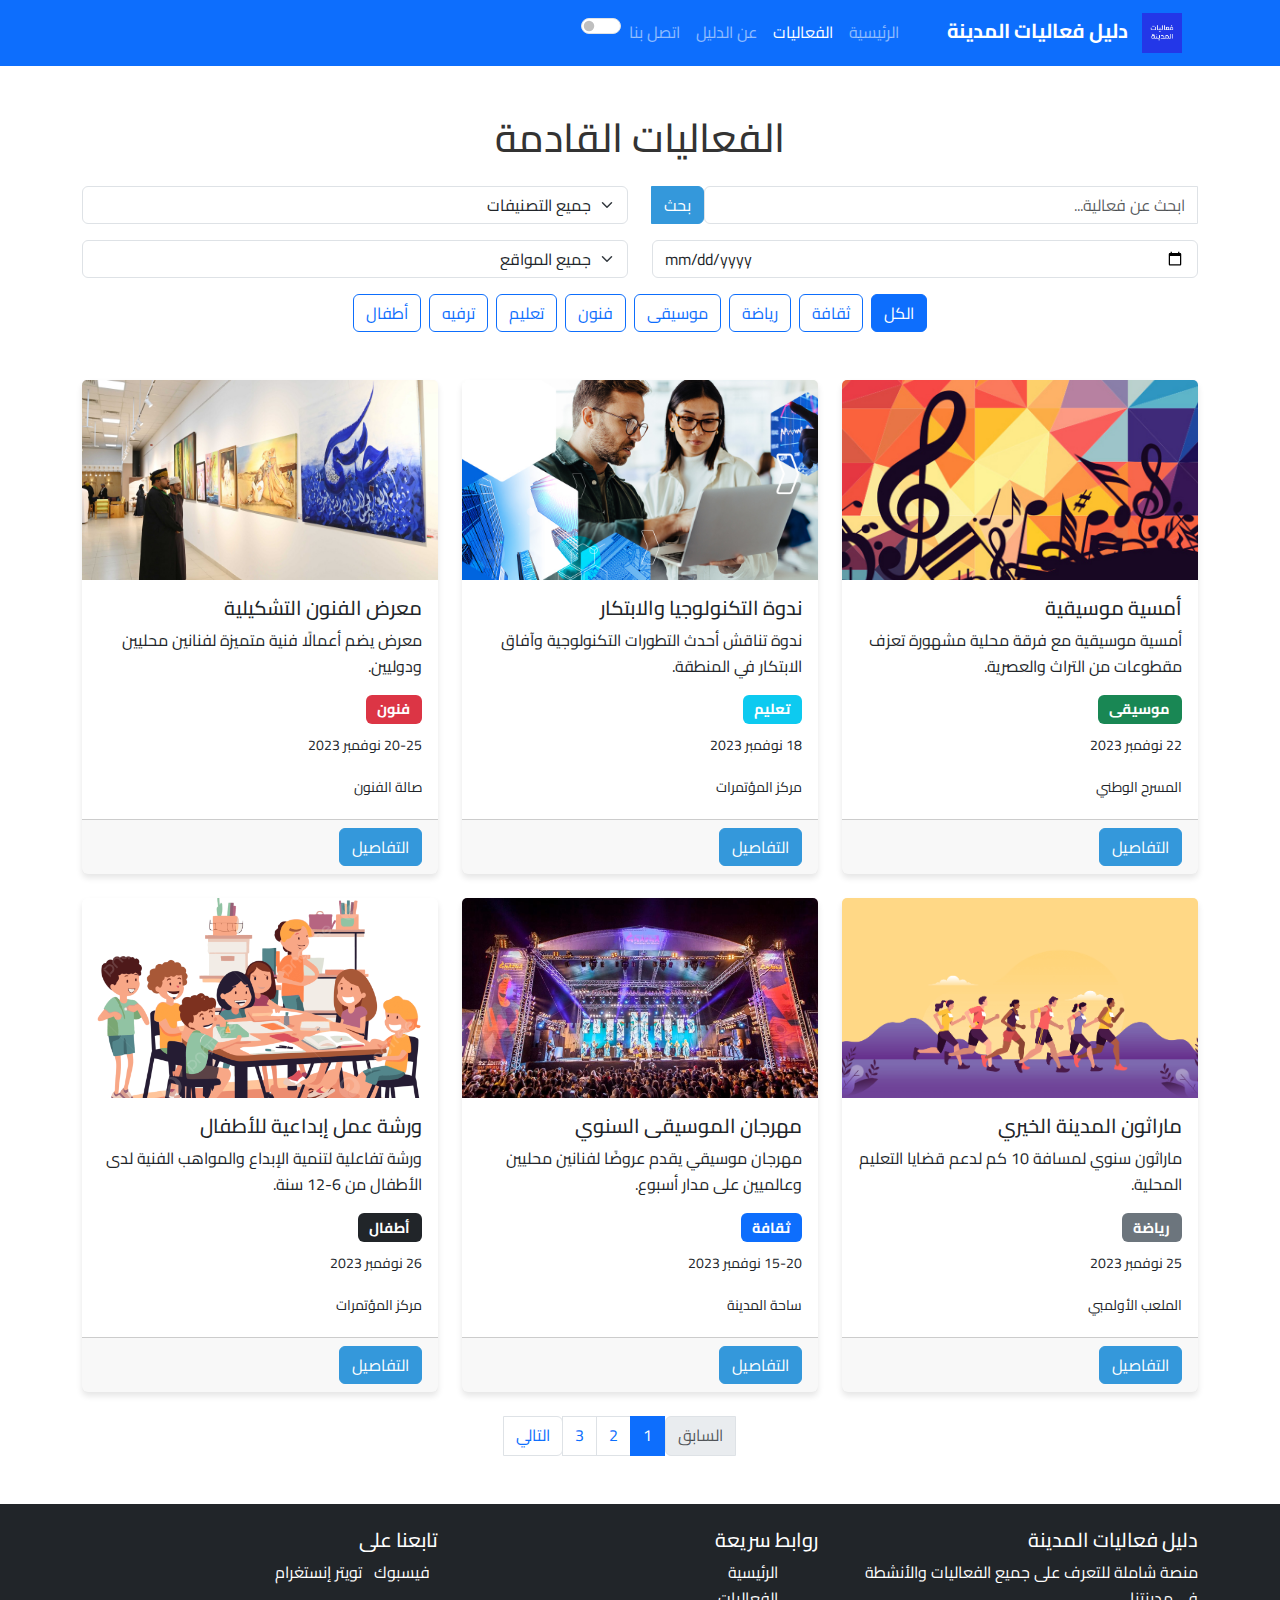
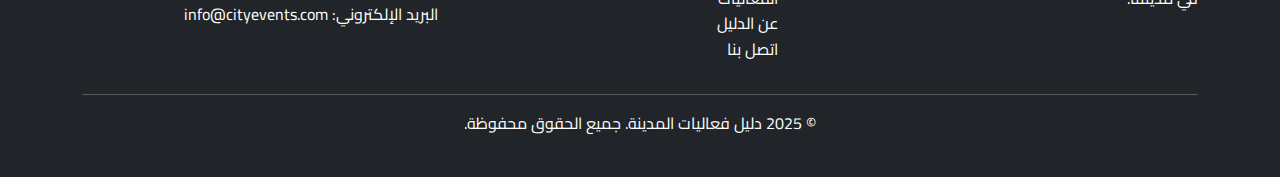
<file: events.html>
<!DOCTYPE html>
<html lang="ar" dir="rtl">
<head>
    <meta charset="UTF-8">
    <meta name="viewport" content="width=device-width, initial-scale=1.0">
    <title>دليل فعاليات المدينة - الفعاليات</title>
    <!-- Bootstrap CSS -->
    <link href="https://cdn.jsdelivr.net/npm/bootstrap@5.3.0/dist/css/bootstrap.min.css" rel="stylesheet">
    <!-- Custom CSS -->
    <link href="./assets/css/style.css" rel="stylesheet">
    <!-- Google Fonts - Cairo -->
    <link href="https://fonts.googleapis.com/css2?family=Cairo:wght@400;600;700&display=swap" rel="stylesheet">
</head>
<body>
    <!-- Header Section -->
    <header>
        <nav class="navbar navbar-expand-lg navbar-dark bg-primary">
            <div class="container">
                <a class="navbar-brand" href="index.html">
                    <img src="./assets/img/logos/logo.png" alt="شعار دليل فعاليات المدينة" height="40">
                    دليل فعاليات المدينة
                </a>
                <button class="navbar-toggler" type="button" data-bs-toggle="collapse" data-bs-target="#navbarNav">
                    <span class="navbar-toggler-icon"></span>
                </button>
                <div class="collapse navbar-collapse" id="navbarNav">
                    <ul class="navbar-nav ms-auto">
                        <li class="nav-item">
                            <a class="nav-link" href="index.html">الرئيسية</a>
                        </li>
                        <li class="nav-item">
                            <a class="nav-link active" href="events.html">الفعاليات</a>
                        </li>
                        <li class="nav-item">
                            <a class="nav-link" href="about.html">عن الدليل</a>
                        </li>
                        <li class="nav-item">
                            <a class="nav-link" href="contact.html">اتصل بنا</a>
                        </li>
                    </ul>
                </div>
            </div>
        </nav>
    </header>

    <!-- Main Content -->
    <main class="container my-5">
        <h1 class="text-center mb-4">الفعاليات القادمة</h1>
        
        <!-- Search and Filter Section -->
        <section class="filters mb-5">
            <div class="row">
                <div class="col-md-6 mb-3">
                    <div class="input-group">
                        <input type="text" class="form-control" placeholder="ابحث عن فعالية..." id="searchInput">
                        <button class="btn btn-primary" type="button" id="searchButton">بحث</button>
                    </div>
                </div>
                <div class="col-md-6 mb-3">
                    <select class="form-select" id="categoryFilter">
                        <option value="all">جميع التصنيفات</option>
                        <option value="culture">ثقافة</option>
                        <option value="sports">رياضة</option>
                        <option value="music">موسيقى</option>
                        <option value="arts">فنون</option>
                        <option value="education">تعليم</option>
                        <option value="entertainment">ترفيه</option>
                        <option value="kids">أطفال</option>
                    </select>
                </div>
                <div class="col-md-6 mb-3">
                    <input type="date" class="form-control" id="dateFilter">
                </div>
                <div class="col-md-6 mb-3">
                    <select class="form-select" id="locationFilter">
                        <option value="all">جميع المواقع</option>
                        <option value="downtown">وسط المدينة</option>
                        <option value="conference-center">مركز المؤتمرات</option>
                        <option value="theater">المسرح الوطني</option>
                        <option value="exhibition-hall">صالة المعارض</option>
                        <option value="stadium">الملعب الأولمبي</option>
                    </select>
                </div>
            </div>
            <div class="d-flex flex-wrap justify-content-center gap-2 mb-4">
                <button class="btn btn-outline-primary filter-btn active" data-filter="all">الكل</button>
                <button class="btn btn-outline-primary filter-btn" data-filter="culture">ثقافة</button>
                <button class="btn btn-outline-primary filter-btn" data-filter="sports">رياضة</button>
                <button class="btn btn-outline-primary filter-btn" data-filter="music">موسيقى</button>
                <button class="btn btn-outline-primary filter-btn" data-filter="arts">فنون</button>
                <button class="btn btn-outline-primary filter-btn" data-filter="education">تعليم</button>
                <button class="btn btn-outline-primary filter-btn" data-filter="entertainment">ترفيه</button>
                <button class="btn btn-outline-primary filter-btn" data-filter="kids">أطفال</button>
            </div>
        </section>

        <!-- Events Grid -->
        <section class="events-grid">
            <div class="row" id="eventsContainer">
                <!-- Event 1 -->
                <div class="col-md-6 col-lg-4 mb-4 event-card" data-category="music" data-date="2023-11-22" data-location="theater">
                    <div class="card h-100">
                        <img src="./assets/img/events/event6.jpg" class="card-img-top" alt="أمسية موسيقية">
                        <div class="card-body">
                            <h5 class="card-title">أمسية موسيقية</h5>
                            <p class="card-text">أمسية موسيقية مع فرقة محلية مشهورة تعزف مقطوعات من التراث والعصرية.</p>
                            <span class="badge bg-success">موسيقى</span>
                            <p class="mt-2"><small><i class="bi bi-calendar-event"></i> 22 نوفمبر 2023</small></p>
                            <p class="mb-1"><small><i class="bi bi-geo-alt"></i> المسرح الوطني</small></p>
                        </div>
                        <div class="card-footer">
                            <a href="event.html" class="btn btn-primary">التفاصيل</a>
                        </div>
                    </div>
                </div>
                
                <!-- Event 2 -->
                <div class="col-md-6 col-lg-4 mb-4 event-card" data-category="education" data-date="2023-11-18" data-location="conference-center">
                    <div class="card h-100">
                        <img src="./assets/img/events/event4.jpg" class="card-img-top" alt="ندوة التكنولوجيا">
                        <div class="card-body">
                            <h5 class="card-title">ندوة التكنولوجيا والابتكار</h5>
                            <p class="card-text">ندوة تناقش أحدث التطورات التكنولوجية وآفاق الابتكار في المنطقة.</p>
                            <span class="badge bg-info">تعليم</span>
                            <p class="mt-2"><small><i class="bi bi-calendar-event"></i> 18 نوفمبر 2023</small></p>
                            <p class="mb-1"><small><i class="bi bi-geo-alt"></i> مركز المؤتمرات</small></p>
                        </div>
                        <div class="card-footer">
                            <a href="event.html" class="btn btn-primary">التفاصيل</a>
                        </div>
                    </div>
                </div>
                
                <!-- Event 3 -->
                <div class="col-md-6 col-lg-4 mb-4 event-card" data-category="arts" data-date="2023-11-20" data-location="exhibition-hall">
                    <div class="card h-100">
                        <img src="./assets/img/events/event5.jpg" class="card-img-top" alt="معرض الفنون">
                        <div class="card-body">
                            <h5 class="card-title">معرض الفنون التشكيلية</h5>
                            <p class="card-text">معرض يضم أعمالًا فنية متميزة لفنانين محليين ودوليين.</p>
                            <span class="badge bg-danger">فنون</span>
                            <p class="mt-2"><small><i class="bi bi-calendar-event"></i> 20-25 نوفمبر 2023</small></p>
                            <p class="mb-1"><small><i class="bi bi-geo-alt"></i> صالة الفنون</small></p>
                        </div>
                        <div class="card-footer">
                            <a href="event.html" class="btn btn-primary">التفاصيل</a>
                        </div>
                    </div>
                </div>
                
                <!-- Event 4 -->
                <div class="col-md-6 col-lg-4 mb-4 event-card" data-category="sports" data-date="2023-11-25" data-location="stadium">
                    <div class="card h-100">
                        <img src="./assets/img/events/event3.jpg" class="card-img-top" alt="ماراثون المدينة">
                        <div class="card-body">
                            <h5 class="card-title">ماراثون المدينة الخيري</h5>
                            <p class="card-text">ماراثون سنوي لمسافة 10 كم لدعم قضايا التعليم المحلية.</p>
                            <span class="badge bg-secondary">رياضة</span>
                            <p class="mt-2"><small><i class="bi bi-calendar-event"></i> 25 نوفمبر 2023</small></p>
                            <p class="mb-1"><small><i class="bi bi-geo-alt"></i> الملعب الأولمبي</small></p>
                        </div>
                        <div class="card-footer">
                            <a href="event.html" class="btn btn-primary">التفاصيل</a>
                        </div>
                    </div>
                </div>
                
                <!-- Event 5 -->
                <div class="col-md-6 col-lg-4 mb-4 event-card" data-category="culture" data-date="2023-11-15" data-location="downtown">
                    <div class="card h-100">
                        <img src="./assets/img/events/event1.jpg" class="card-img-top" alt="مهرجان الموسيقى">
                        <div class="card-body">
                            <h5 class="card-title">مهرجان الموسيقى السنوي</h5>
                            <p class="card-text">مهرجان موسيقي يقدم عروضًا لفنانين محليين وعالميين على مدار أسبوع.</p>
                            <span class="badge bg-primary">ثقافة</span>
                            <p class="mt-2"><small><i class="bi bi-calendar-event"></i> 15-20 نوفمبر 2023</small></p>
                            <p class="mb-1"><small><i class="bi bi-geo-alt"></i> ساحة المدينة</small></p>
                        </div>
                        <div class="card-footer">
                            <a href="event.html" class="btn btn-primary">التفاصيل</a>
                        </div>
                    </div>
                </div>
                
                <!-- Event 6 -->
                <div class="col-md-6 col-lg-4 mb-4 event-card" data-category="kids" data-date="2023-11-26" data-location="conference-center">
                    <div class="card h-100">
                        <img src="./assets/img/events/event7.jpg" class="card-img-top" alt="ورشة عمل للأطفال">
                        <div class="card-body">
                            <h5 class="card-title">ورشة عمل إبداعية للأطفال</h5>
                            <p class="card-text">ورشة تفاعلية لتنمية الإبداع والمواهب الفنية لدى الأطفال من 6-12 سنة.</p>
                            <span class="badge bg-dark">أطفال</span>
                            <p class="mt-2"><small><i class="bi bi-calendar-event"></i> 26 نوفمبر 2023</small></p>
                            <p class="mb-1"><small><i class="bi bi-geo-alt"></i> مركز المؤتمرات</small></p>
                        </div>
                        <div class="card-footer">
                            <a href="event.html" class="btn btn-primary">التفاصيل</a>
                        </div>
                    </div>
                </div>
            </div>
            
            <!-- Pagination -->
            <nav aria-label="Page navigation">
                <ul class="pagination justify-content-center">
                    <li class="page-item disabled">
                        <a class="page-link" href="#" tabindex="-1">السابق</a>
                    </li>
                    <li class="page-item active"><a class="page-link" href="#">1</a></li>
                    <li class="page-item"><a class="page-link" href="#">2</a></li>
                    <li class="page-item"><a class="page-link" href="#">3</a></li>
                    <li class="page-item">
                        <a class="page-link" href="#">التالي</a>
                    </li>
                </ul>
            </nav>
        </section>
    </main>

    <!-- Footer -->
    <footer class="bg-dark text-white py-4">
        <div class="container">
            <div class="row">
                <div class="col-md-4">
                    <h5>دليل فعاليات المدينة</h5>
                    <p>منصة شاملة للتعرف على جميع الفعاليات والأنشطة في مدينتنا.</p>
                </div>
                <div class="col-md-4">
                    <h5>روابط سريعة</h5>
                    <ul class="list-unstyled">
                        <li><a href="index.html" class="text-white">الرئيسية</a></li>
                        <li><a href="events.html" class="text-white">الفعاليات</a></li>
                        <li><a href="about.html" class="text-white">عن الدليل</a></li>
                        <li><a href="contact.html" class="text-white">اتصل بنا</a></li>
                    </ul>
                </div>
                <div class="col-md-4">
                    <h5>تابعنا على</h5>
                    <div class="social-links">
                        <a href="#" class="text-white me-2">فيسبوك</a>
                        <a href="#" class="text-white me-2">تويتر</a>
                        <a href="#" class="text-white">إنستغرام</a>
                    </div>
                    <p class="mt-3">البريد الإلكتروني: info@cityevents.com</p>
                </div>
            </div>
            <hr>
            <div class="text-center">
                <p>&copy; 2025 دليل فعاليات المدينة. جميع الحقوق محفوظة.</p>
            </div>
        </div>
    </footer>

    <!-- Bootstrap & jQuery JS -->
    <script src="https://code.jquery.com/jquery-3.6.0.min.js"></script>
    <script src="https://cdn.jsdelivr.net/npm/bootstrap@5.3.0/dist/js/bootstrap.bundle.min.js"></script>
    <!-- Custom JS -->
    <script src="./assets/js/main.js"></script>
</body>
</html>
</file>
<file: assets/css/style.css>
/* تنسيقات مخصصة لموقع دليل فعاليات المدينة */
:root {
    --primary-color: #3498db;
    --secondary-color: #2c3e50;
    --accent-color: #e74c3c;
    --light-color: #ecf0f1;
    --dark-color: #2c3e50;
}

body {
    font-family: 'Cairo', sans-serif;
    line-height: 1.6;
    color: #333;
    direction: rtl;
}

/* تنسيقات التنقل */
.navbar-brand {
    font-weight: 700;
}

.navbar-brand img {
    margin-left: 10px;
}

/* تنسيقات البطاقات */
.card {
    transition: transform 0.3s ease, box-shadow 0.3s ease;
    border: none;
    box-shadow: 0 4px 6px rgba(0, 0, 0, 0.1);
}

.card:hover {
    transform: translateY(-5px);
    box-shadow: 0 10px 20px rgba(0, 0, 0, 0.15);
}

.card-img-top {
    height: 200px;
    object-fit: cover;
}

/* تنسيقات الشريط المنزلق */
.carousel-item {
    height: 400px;
}

.carousel-item img {
    height: 100%;
    object-fit: cover;
}

.carousel-caption {
    background-color: rgba(0, 0, 0, 0.5);
    border-radius: 5px;
}

/* تنسيقات الأزرار */
.btn-primary {
    background-color: var(--primary-color);
    border-color: var(--primary-color);
}

.btn-primary:hover {
    background-color: #2980b9;
    border-color: #2980b9;
}

/* تنسيقات التذييل */
footer {
    margin-top: auto;
}

footer a {
    text-decoration: none;
}

footer a:hover {
    text-decoration: underline;
}

/* تنسيقات للأجهزة المحمولة */
@media (max-width: 768px) {
    .carousel-item {
        height: 250px;
    }
    
    .student-info .card {
        margin-bottom: 20px;
    }
}

/* تأثيرات للصور */
.img-thumbnail {
    border: 1px solid #dee2e6;
    border-radius: 0.25rem;
    padding: 0.25rem;
    background-color: #fff;
}

/* تخصيص الألوان للشارات */
.badge {
    font-size: 0.9em;
    padding: 0.5em 0.8em;
}

/* تخصيص نموذج الاتصال */
.form-label {
    font-weight: 600;
}

.form-control:focus {
    border-color: var(--primary-color);
    box-shadow: 0 0 0 0.2rem rgba(52, 152, 219, 0.25);
}

/* تخصيص قسم فريق العمل */
.team-member {
    text-align: center;
    margin-bottom: 30px;
}

.team-member img {
    width: 150px;
    height: 150px;
    border-radius: 50%;
    object-fit: cover;
    margin-bottom: 15px;
    border: 5px solid var(--light-color);
}

/* زر العودة للأعلى */
.scroll-to-top {
    position: fixed;
    bottom: 20px;
    left: 20px;
    background-color: var(--primary-color);
    color: white;
    width: 40px;
    height: 40px;
    border-radius: 50%;
    display: flex;
    align-items: center;
    justify-content: center;
    cursor: pointer;
    opacity: 0;
    transition: opacity 0.3s ease;
    z-index: 1000;
}

.scroll-to-top.visible {
    opacity: 1;
}




/* وضع الظلام (Dark Mode) */
body.dark-mode {
  background-color: #1a1a1a;
  color: #f0f0f0;
}

body.dark-mode .navbar-dark {
  background-color: #2d2d2d !important;
}

body.dark-mode .card {
  background-color: #2d2d2d;
  color: #f0f0f0;
  border-color: #444;
}

body.dark-mode .card-header {
  background-color: #333;
  border-bottom: 1px solid #444;
}

body.dark-mode .card-footer {
  background-color: #333;
  border-top: 1px solid #444;
}

body.dark-mode .form-control {
  background-color: #333;
  color: #f0f0f0;
  border-color: #555;
}

body.dark-mode .form-control:focus {
  background-color: #333;
  color: #f0f0f0;
  border-color: #007bff;
  box-shadow: 0 0 0 0.2rem rgba(0, 123, 255, 0.25);
}

body.dark-mode .form-select {
  background-color: #333;
  color: #f0f0f0;
  border-color: #555;
}

body.dark-mode .input-group-text {
  background-color: #444;
  color: #f0f0f0;
  border-color: #555;
}

body.dark-mode .table {
  color: #f0f0f0;
}

body.dark-mode .table-hover tbody tr:hover {
  color: #f0f0f0;
  background-color: rgba(255, 255, 255, 0.075);
}

body.dark-mode .modal-content {
  background-color: #2d2d2d;
  color: #f0f0f0;
}

body.dark-mode .modal-header {
  border-bottom: 1px solid #444;
}

body.dark-mode .modal-footer {
  border-top: 1px solid #444;
}

body.dark-mode .btn-close {
  filter: invert(1) grayscale(100%) brightness(200%);
}

body.dark-mode .breadcrumb {
  background-color: #333;
}

body.dark-mode .breadcrumb-item.active {
  color: #ccc;
}

body.dark-mode .pagination .page-link {
  background-color: #333;
  color: #f0f0f0;
  border-color: #555;
}

body.dark-mode .pagination .page-item.disabled .page-link {
  background-color: #2a2a2a;
  color: #888;
  border-color: #444;
}

body.dark-mode .pagination .page-item.active .page-link {
  background-color: #0d6efd;
  border-color: #0d6efd;
}

body.dark-mode .accordion-button {
  background-color: #333;
  color: #f0f0f0;
}

body.dark-mode .accordion-button:not(.collapsed) {
  background-color: #3a3a3a;
  color: #f0f0f0;
}

body.dark-mode .accordion-body {
  background-color: #2d2d2d;
  color: #f0f0f0;
}

body.dark-mode .accordion-collapse {
  border-color: #444;
}

body.dark-mode .nav-tabs .nav-link {
  color: #ccc;
}

body.dark-mode .nav-tabs .nav-link.active {
  background-color: #2d2d2d;
  color: #f0f0f0;
  border-color: #555 #555 transparent;
}

body.dark-mode .nav-tabs {
  border-bottom: 1px solid #555;
}

body.dark-mode .list-group-item {
  background-color: #2d2d2d;
  color: #f0f0f0;
  border-color: #444;
}

body.dark-mode .text-muted {
  color: #aaa !important;
}

body.dark-mode .text-dark {
  color: #f0f0f0 !important;
}

body.dark-mode .border,
body.dark-mode .border-top,
body.dark-mode .border-end,
body.dark-mode .border-bottom,
body.dark-mode .border-start {
  border-color: #444 !important;
}

body.dark-mode .img-thumbnail {
  background-color: #333;
  border-color: #555;
}

body.dark-mode .carousel-control-next-icon,
body.dark-mode .carousel-control-prev-icon {
  filter: invert(1) grayscale(100%) brightness(200%);
}

body.dark-mode .carousel-indicators button {
  background-color: rgba(255, 255, 255, 0.5);
}

body.dark-mode .carousel-caption {
  color: #fff;
}

/* تخصيص الألوان للشارات في وضع الظلام */
body.dark-mode .badge.bg-light {
  background-color: #555 !important;
  color: #fff !important;
}

body.dark-mode .badge.bg-dark {
  background-color: #e9ecef !important;
  color: #212529 !important;
}

/* تخصيص الأزرار في وضع الظلام */
body.dark-mode .btn-light {
  background-color: #555;
  border-color: #666;
  color: #fff;
}

body.dark-mode .btn-light:hover {
  background-color: #666;
  border-color: #777;
  color: #fff;
}

body.dark-mode .btn-outline-light {
  color: #ccc;
  border-color: #666;
}

body.dark-mode .btn-outline-light:hover {
  background-color: #666;
  border-color: #777;
  color: #fff;
}

body.dark-mode .btn-outline-dark {
  color: #ccc;
  border-color: #666;
}

body.dark-mode .btn-outline-dark:hover {
  background-color: #666;
  border-color: #777;
  color: #fff;
}

body.dark-mode .btn-close {
  filter: invert(1) grayscale(100%) brightness(200%);
}

/* تخصيص التنقل في وضع الظلام */
body.dark-mode .navbar-dark .navbar-nav .nav-link {
  color: rgba(255, 255, 255, 0.8);
}

body.dark-mode .navbar-dark .navbar-nav .nav-link:hover,
body.dark-mode .navbar-dark .navbar-nav .nav-link:focus {
  color: rgba(255, 255, 255, 1);
}

body.dark-mode .navbar-dark .navbar-brand {
  color: rgba(255, 255, 255, 0.9);
}

/* تخصيص التذييل في وضع الظلام */
body.dark-mode footer {
  background-color: #252525 !important;
}

body.dark-mode footer h5 {
  color: #fff;
}

body.dark-mode footer a {
  color: #ccc;
}

body.dark-mode footer a:hover {
  color: #fff;
}

/* تخصيص عناصر أخرى */
body.dark-mode .dropdown-menu {
  background-color: #333;
  color: #f0f0f0;
  border-color: #555;
}

body.dark-mode .dropdown-item {
  color: #f0f0f0;
}

body.dark-mode .dropdown-item:hover,
body.dark-mode .dropdown-item:focus {
  background-color: #444;
  color: #fff;
}

body.dark-mode .dropdown-divider {
  border-color: #555;
}







/* تنسيقات زر تبديل وضع الظلام */
#darkModeToggleContainer {
  display: flex;
  align-items: center;
}

#darkModeToggleContainer .form-check-input {
  width: 2.5em;
  margin-left: 0.5rem;
}

#darkModeToggleContainer .form-check-label {
  color: rgba(255, 255, 255, 0.8);
  cursor: pointer;
}

#darkModeToggleContainer .bi {
  font-size: 1.2rem;
}

/* تنسيقات وضع الظلام لزر التبديل */
body.dark-mode #darkModeToggleContainer .form-check-label {
  color: rgba(255, 255, 255, 0.8);
}

/* تخصيص زر التبديل للوضع الفاتح */
#darkModeToggleContainer .form-check-input:checked {
  background-color: #6c757d;
  border-color: #6c757d;
}

/* تخصيص زر التبديل للوضع الداكن */
body.dark-mode #darkModeToggleContainer .form-check-input:checked {
  background-color: #f8f9fa;
  border-color: #f8f9fa;
}

/* تنسيقات للهواتف المحمولة */
@media (max-width: 768px) {
  #darkModeToggleContainer {
    padding: 0.5rem 1rem;
    justify-content: flex-start;
  }
  
  #darkModeToggleContainer .form-check-input {
    margin-left: 0;
    margin-right: 0.5rem;
  }
}
</file>
